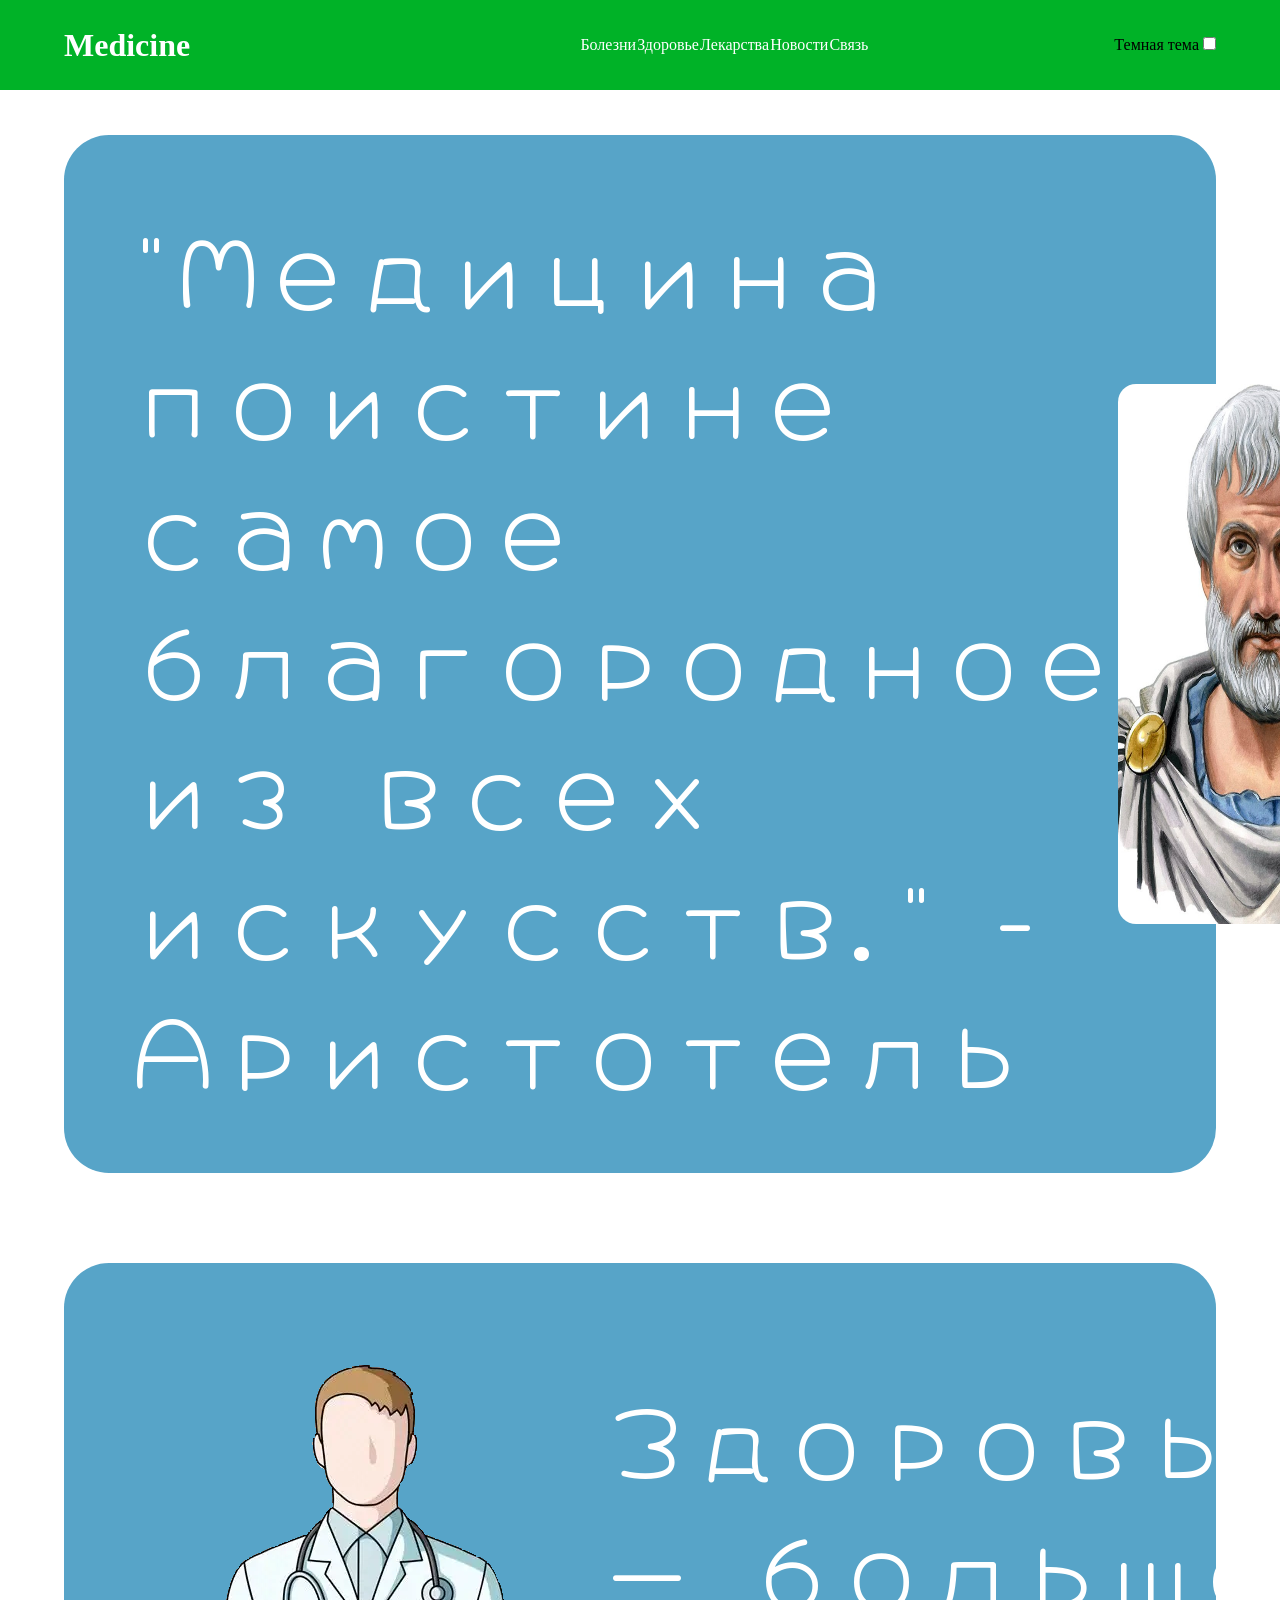
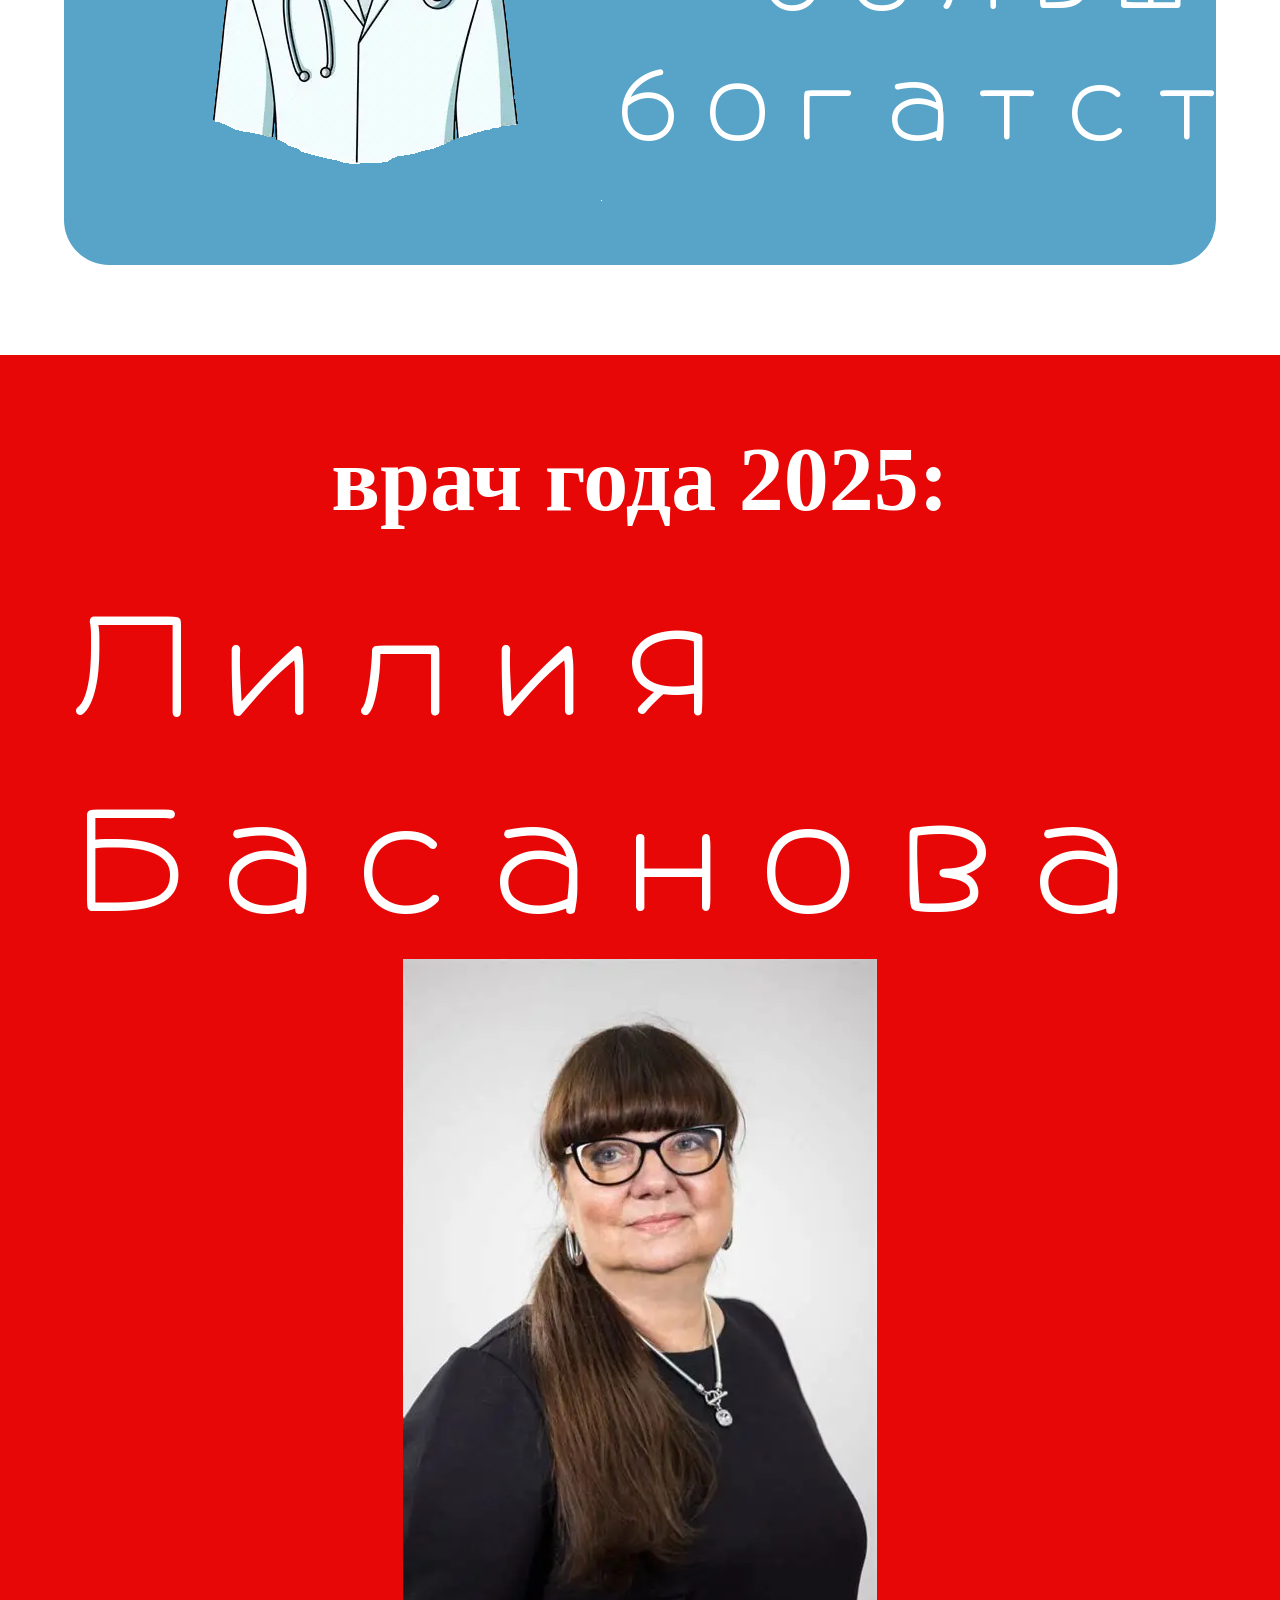
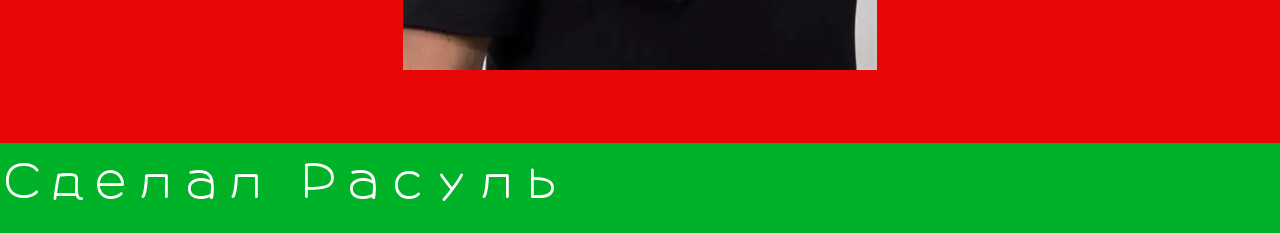
<file: index.html>
<!DOCTYPE html>
<html lang="en">

<head>
    <style>

        @import url('https://fonts.googleapis.com/css2?family=DotGothic16&family=Hachi+Maru+Pop&family=Pacifico&family=Rubik+Mono+One&family=Rubik+Spray+Paint&family=Stick&display=swap');

        /* темная тема */
        #theme:checked~p {
            color: black;
        }
        #theme:checked~main {
            background-color: black;
        }
    </style>
    <meta charset="UTF-8">
    <meta name="viewport" content="width=device-width, initial-scale=1.0">
    <title>Medicine</title>
    <link rel="stylesheet" href="style.css">
</head>

<body>
    <header>
        <h1>Medicine</h1>
        <ul>
            <a href="bolezni.html">
                <li>Болезни</li>
            </a>
            <a href="health.html">
                <li>Здоровье</li>
            </a>
            <a href="medicines.html">
                <li>Лекарства</li>
            </a>
            <a href="news.html">
                <li>Новости</li>
            </a>
            <a href="feedback.html">
                <li>Связь</li>
            </a>
        </ul>
        <div>
            <label for="theme">Темная тема</label>
            <input type="checkbox" id="theme" class="theme">
        </div>
        <div class="burger">
            <span></span>
            <span></span>
            <span></span>
        </div>
    </header>
    <main>
        <article class="AristotelArticle">
            <div class="AristotelArticleDiv">
                <p>"Медицина поистине
                    самое благородное
                    из всех искусств." - Аристотель</p>
            </div>
            <img src="aristotel-2.jpg" alt="" class="aristotel">
        </article>
        <article class="LekarArticle">
            <img src="lekar.png" alt="" class="Lekar">
            <div class="LekarArticleDiv">
                <p>Здоровье —
                    большее богатство</p>
            </div>
        </article>
        <article class="Year">
            <h2>врач года 2025:</h2>
            <p>Лилия Басанова</p>
            <img src="vrachgoda.png" alt="">
        </article>
    </main>
    <footer>
        <p>Сделал Расуль</p>
    </footer>
    <script src="script.js"></script>
</body>

</html>
</file>
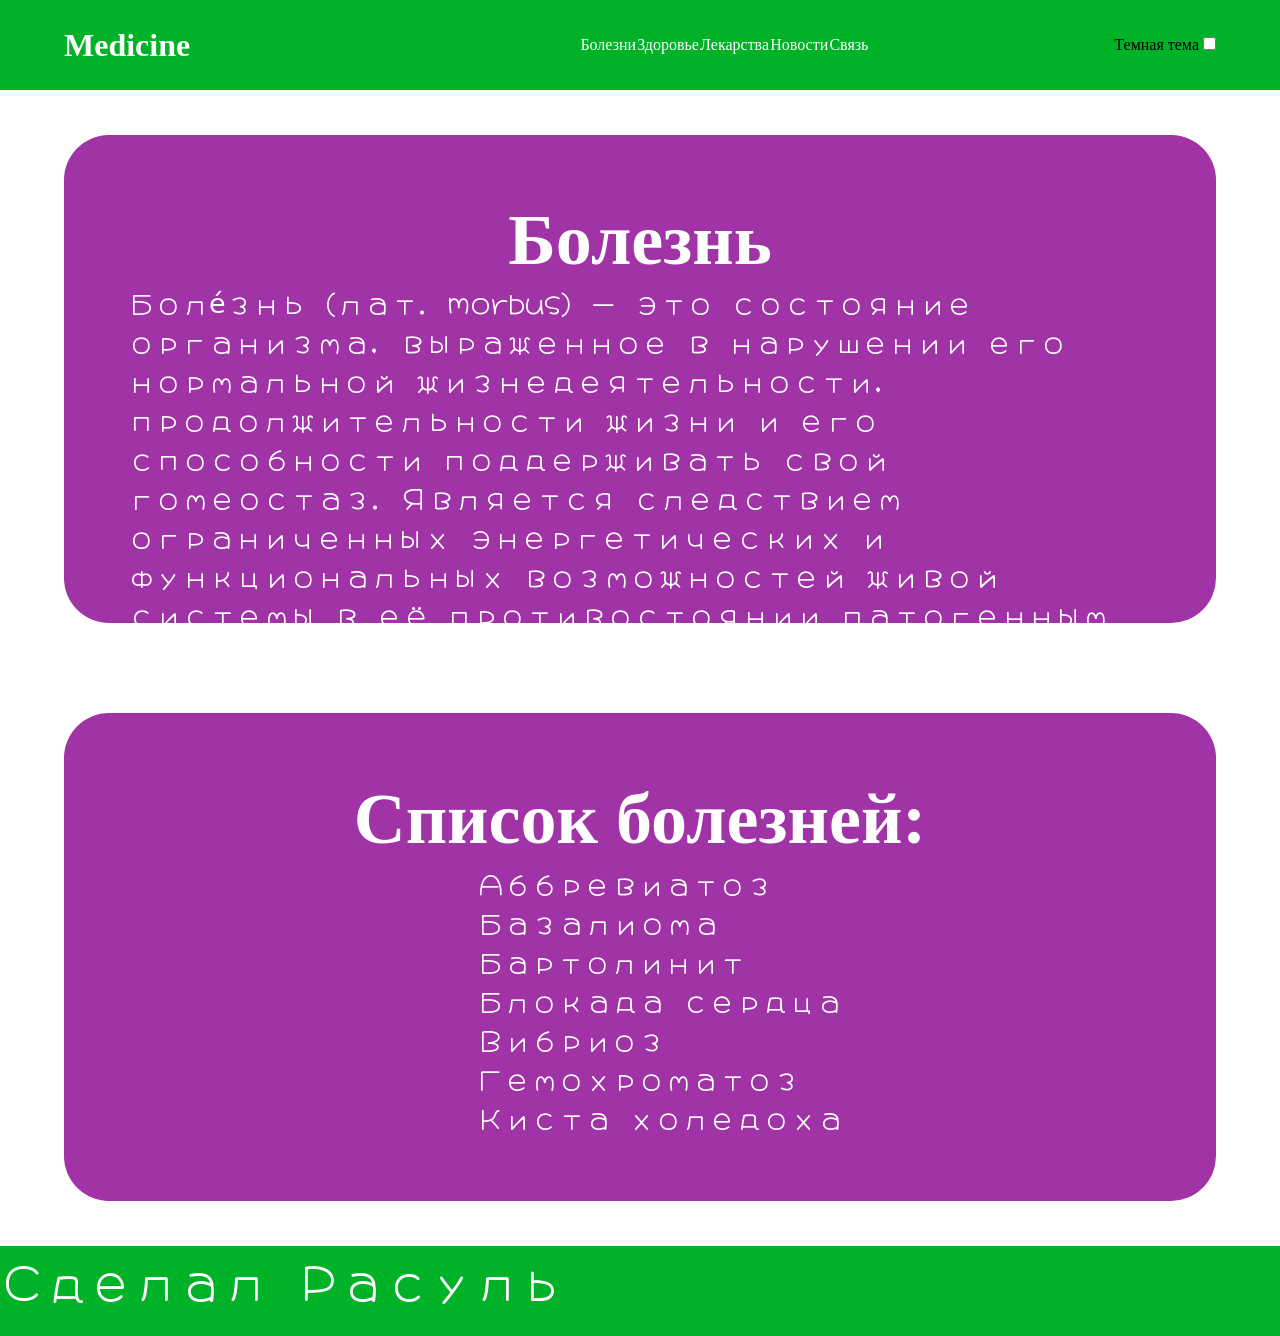
<file: bolezni.html>
<!DOCTYPE html>
<html lang="en">
<head>
    <style>
@import url('https://fonts.googleapis.com/css2?family=DotGothic16&family=Hachi+Maru+Pop&family=Pacifico&family=Rubik+Mono+One&family=Rubik+Spray+Paint&family=Stick&display=swap');
</style>
    <meta charset="UTF-8">
    <meta name="viewport" content="width=device-width, initial-scale=1.0">
    <title>Medicine</title>
    <link rel="stylesheet" href="style.css">
</head>
<body>
    <header>
        <h1>Medicine</h1>
        <ul>
            <a href="bolezni.html"><li>Болезни</li></a>
            <a href="health.html"><li>Здоровье</li></a>
            <a href="medicines.html"><li>Лекарства</li></a>
            <a href="news.html"><li>Новости</li></a>
            <a href="feedback.html"><li>Связь</li></a>
        </ul>
        <div>
            <label for="theme">Темная тема</label>
            <input type="checkbox" id="theme" class="theme">
        </div>
        <div class="burger">
            <span></span>
            <span></span>
            <span></span>
        </div>
    </header>
    <main>
        <article class = "bolezniArticle">
            <h2>Болезнь</h2>
            <p class="boleznip">Боле́знь (лат. morbus) — это состояние организма, выраженное в нарушении его нормальной жизнедеятельности, продолжительности жизни и его способности поддерживать свой гомеостаз. Является следствием ограниченных энергетических и функциональных возможностей живой системы в её противостоянии патогенным факторам.</p>
        </article>
        <article class = "bolezniArticle">
            <h2>Список болезней:</h2>
            <ol class = "bolezniOl">
                <li class="boleznili">Аббревиатоз</li>
                <li class="boleznili">Базалиома</li>
                <li class="boleznili">Бартолинит</li>
                <li class="boleznili">Блокада сердца</li>
                <li class="boleznili">Вибриоз</li>
                <li class="boleznili">Гемохроматоз</li>
                <li class="boleznili">Киста холедоха</li>
            </ol>
        </article>
    </main>
    <footer>
        <p>Сделал Расуль</p>
    </footer>
    <script src = "script.js"></script>
</body>
</html>
</file>
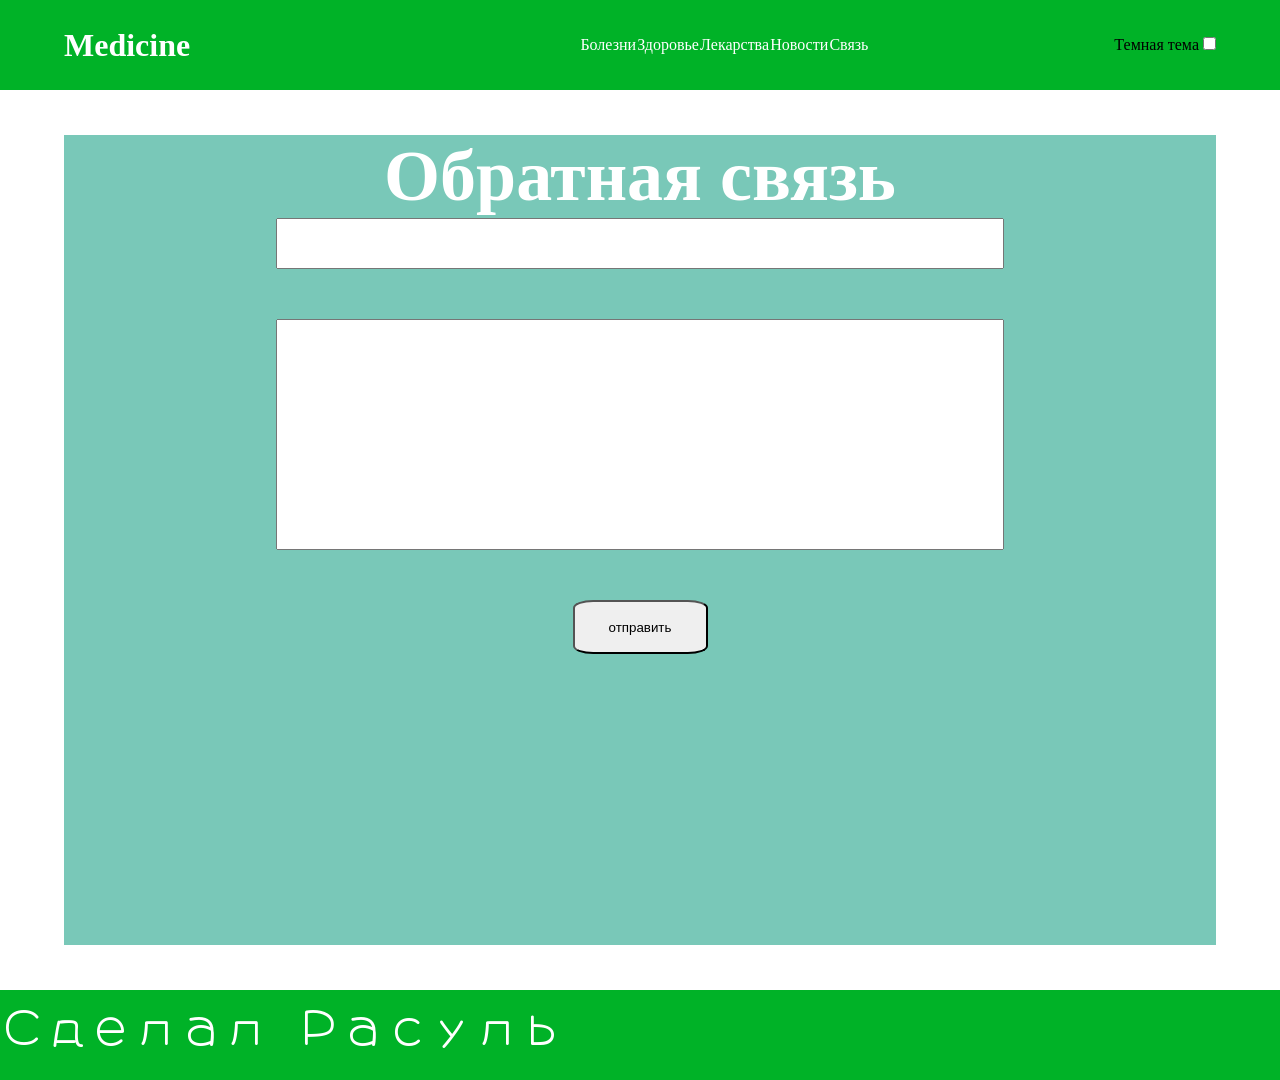
<file: feedback.html>
<!DOCTYPE html>
<html lang="en">
<head>
    <style>
@import url('https://fonts.googleapis.com/css2?family=DotGothic16&family=Hachi+Maru+Pop&family=Pacifico&family=Rubik+Mono+One&family=Rubik+Spray+Paint&family=Stick&display=swap');
</style>
    <meta charset="UTF-8">
    <meta name="viewport" content="width=device-width, initial-scale=1.0">
    <title>Medicine</title>
    <link rel="stylesheet" href="style.css">
</head>
<body>
    <header>
        <h1>Medicine</h1>
        <ul>
            <a href="bolezni.html"><li>Болезни</li></a>
            <a href="health.html"><li>Здоровье</li></a>
            <a href="medicines.html"><li>Лекарства</li></a>
            <a href="news.html"><li>Новости</li></a>
            <a href="feedback.html"><li>Связь</li></a>
        </ul>
        <div>
            <label for="theme">Темная тема</label>
            <input type="checkbox" id="theme" class="theme">
        </div>
        <div class="burger">
            <span></span>
            <span></span>
            <span></span>
        </div>
    </header>
    <main>
        <article class="feedback">
            <h2>Обратная связь</h2>
            <form action="" class="feedbackForm">
                <input type="text" class="input1">
                <input type="text" class="input2">
                <button type="submit" class="feedbackButton">отправить</button>
            </form>
        </article>
    </main>
    <footer>
        <p>Сделал Расуль</p>
    </footer>
    <script src = "script.js"></script>
</body>
</file>
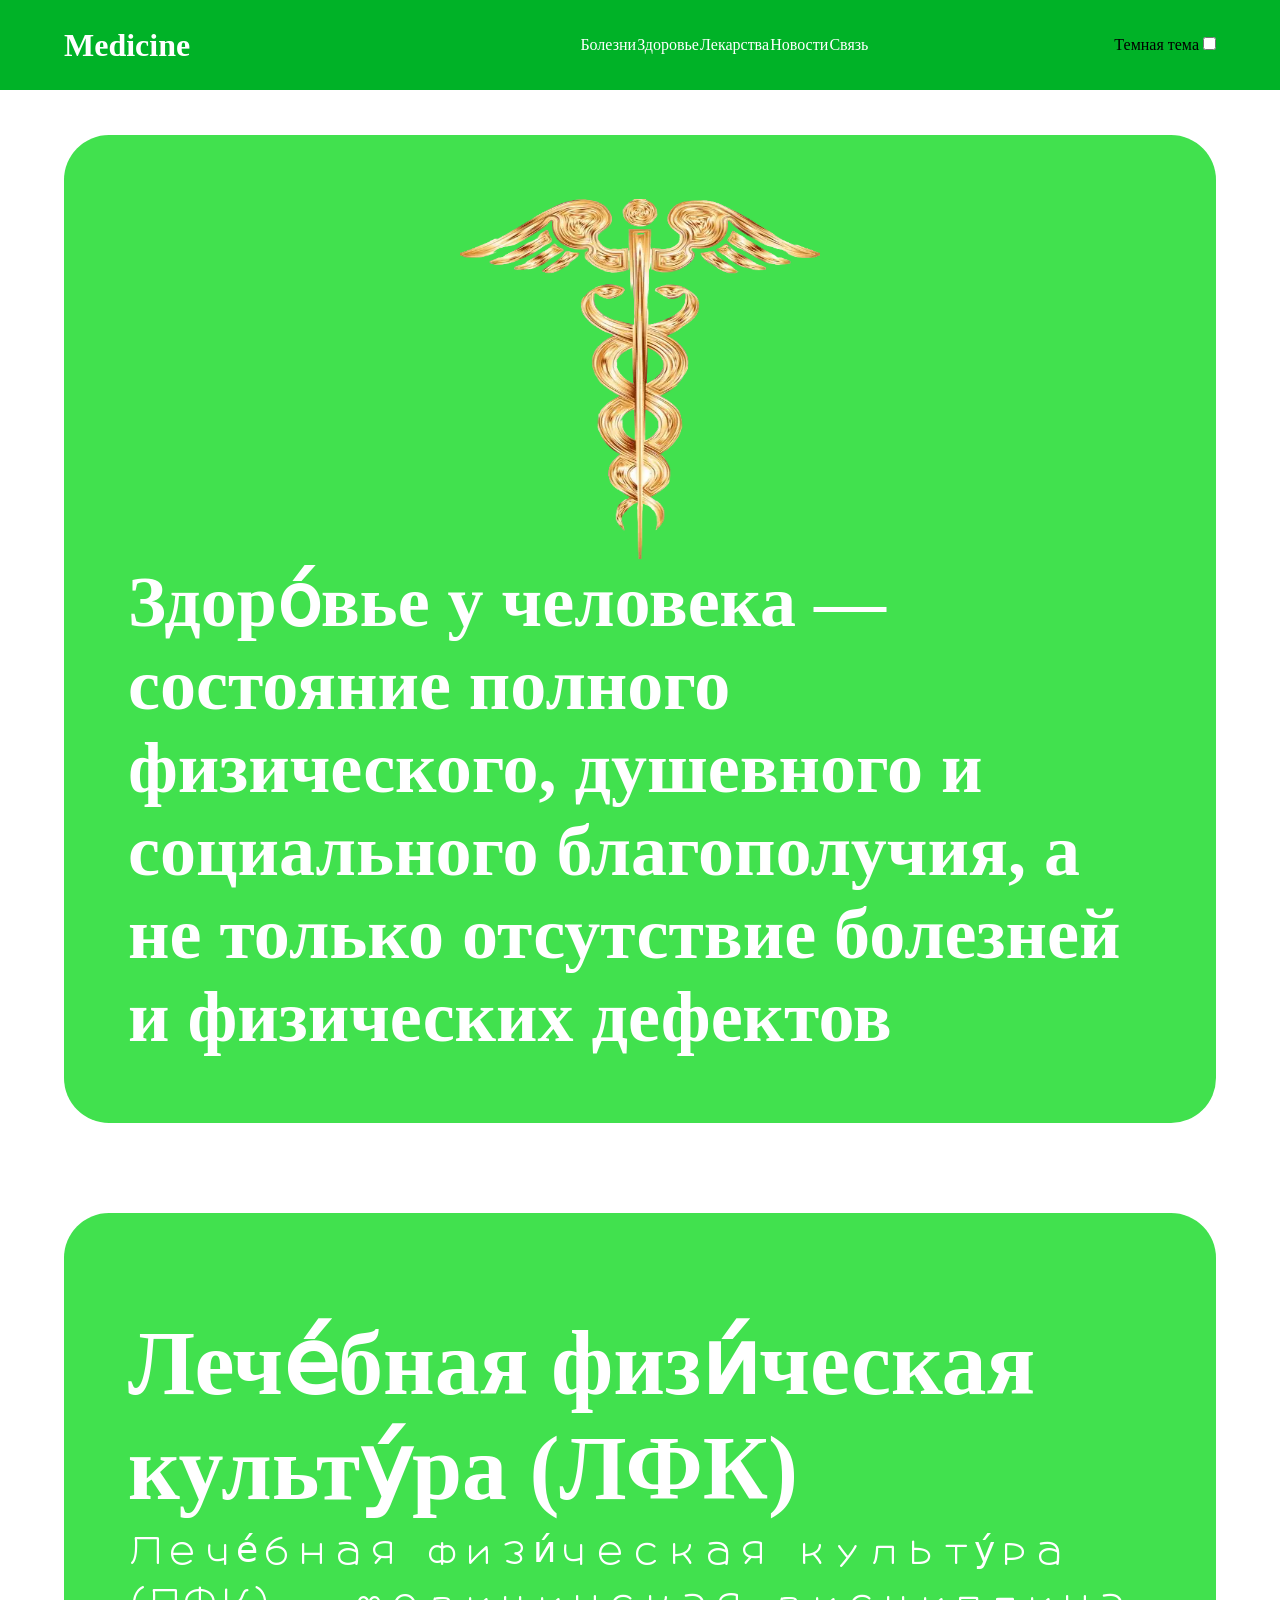
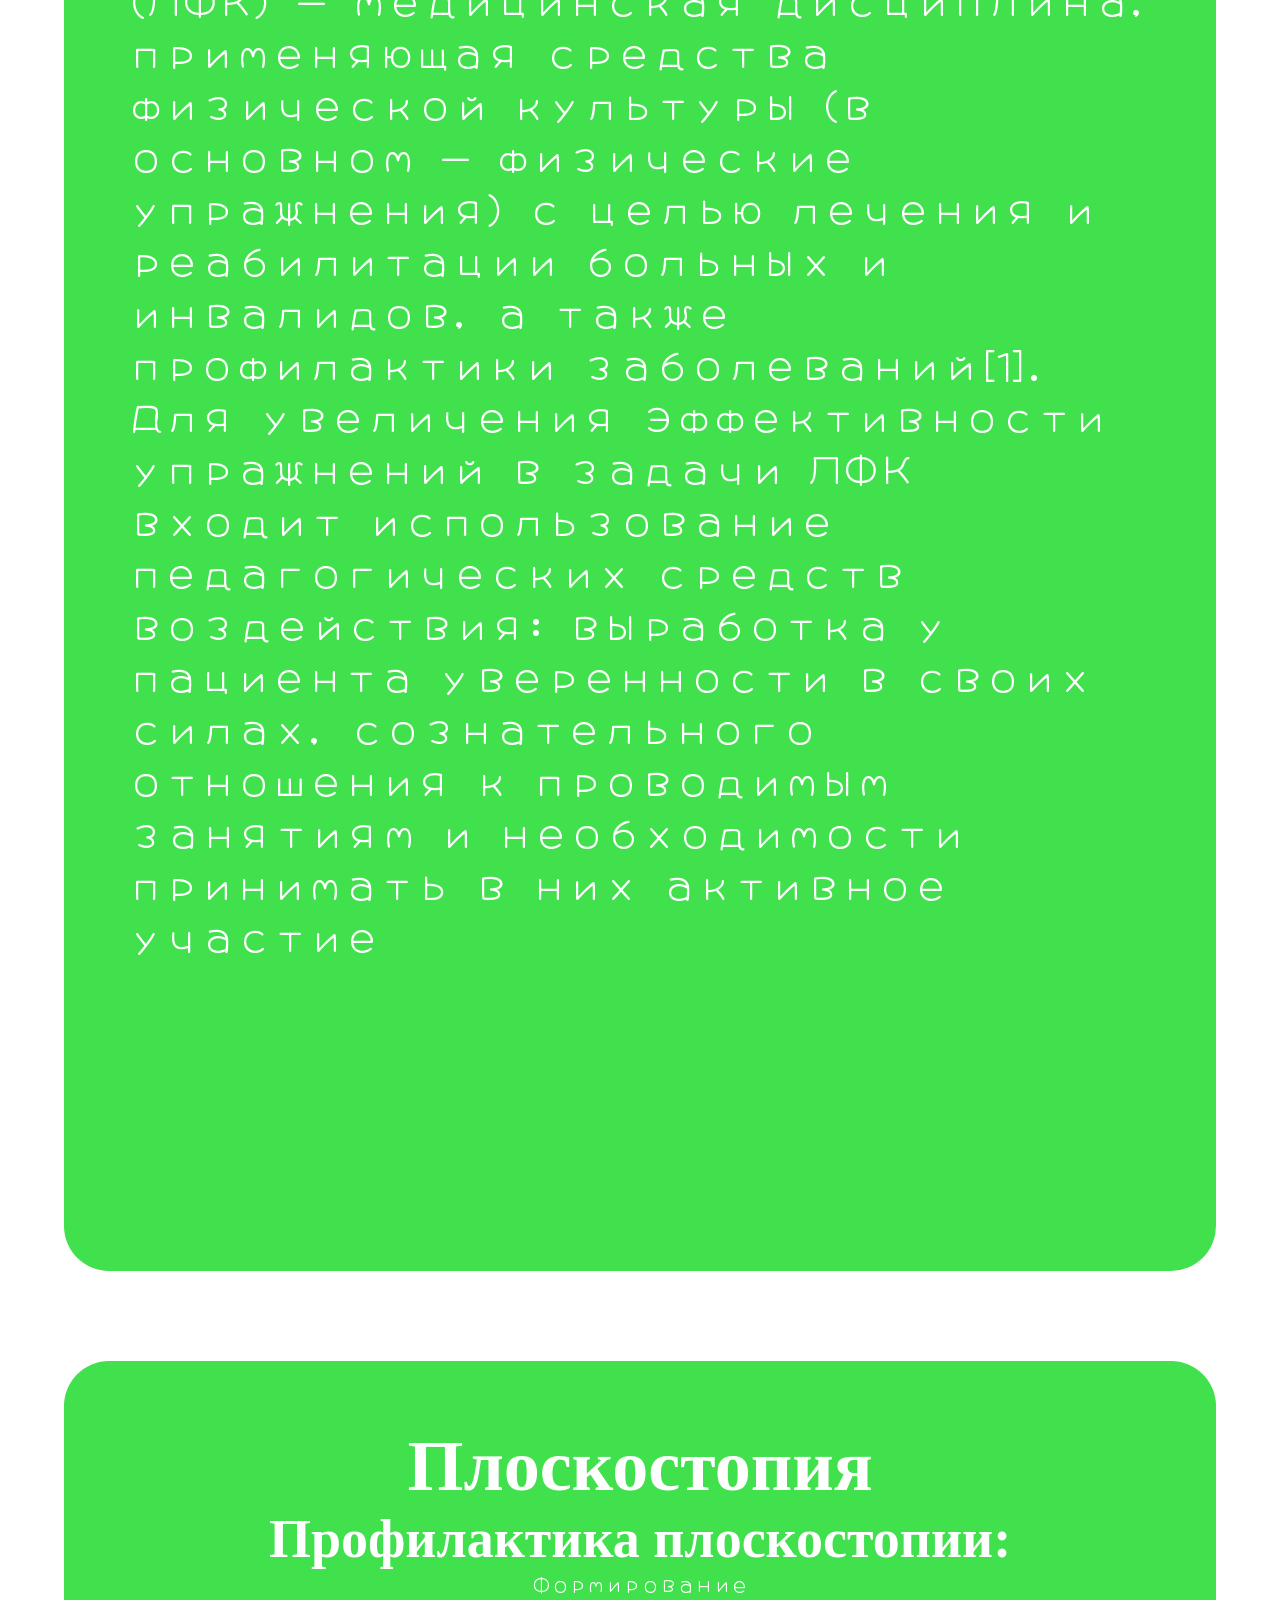
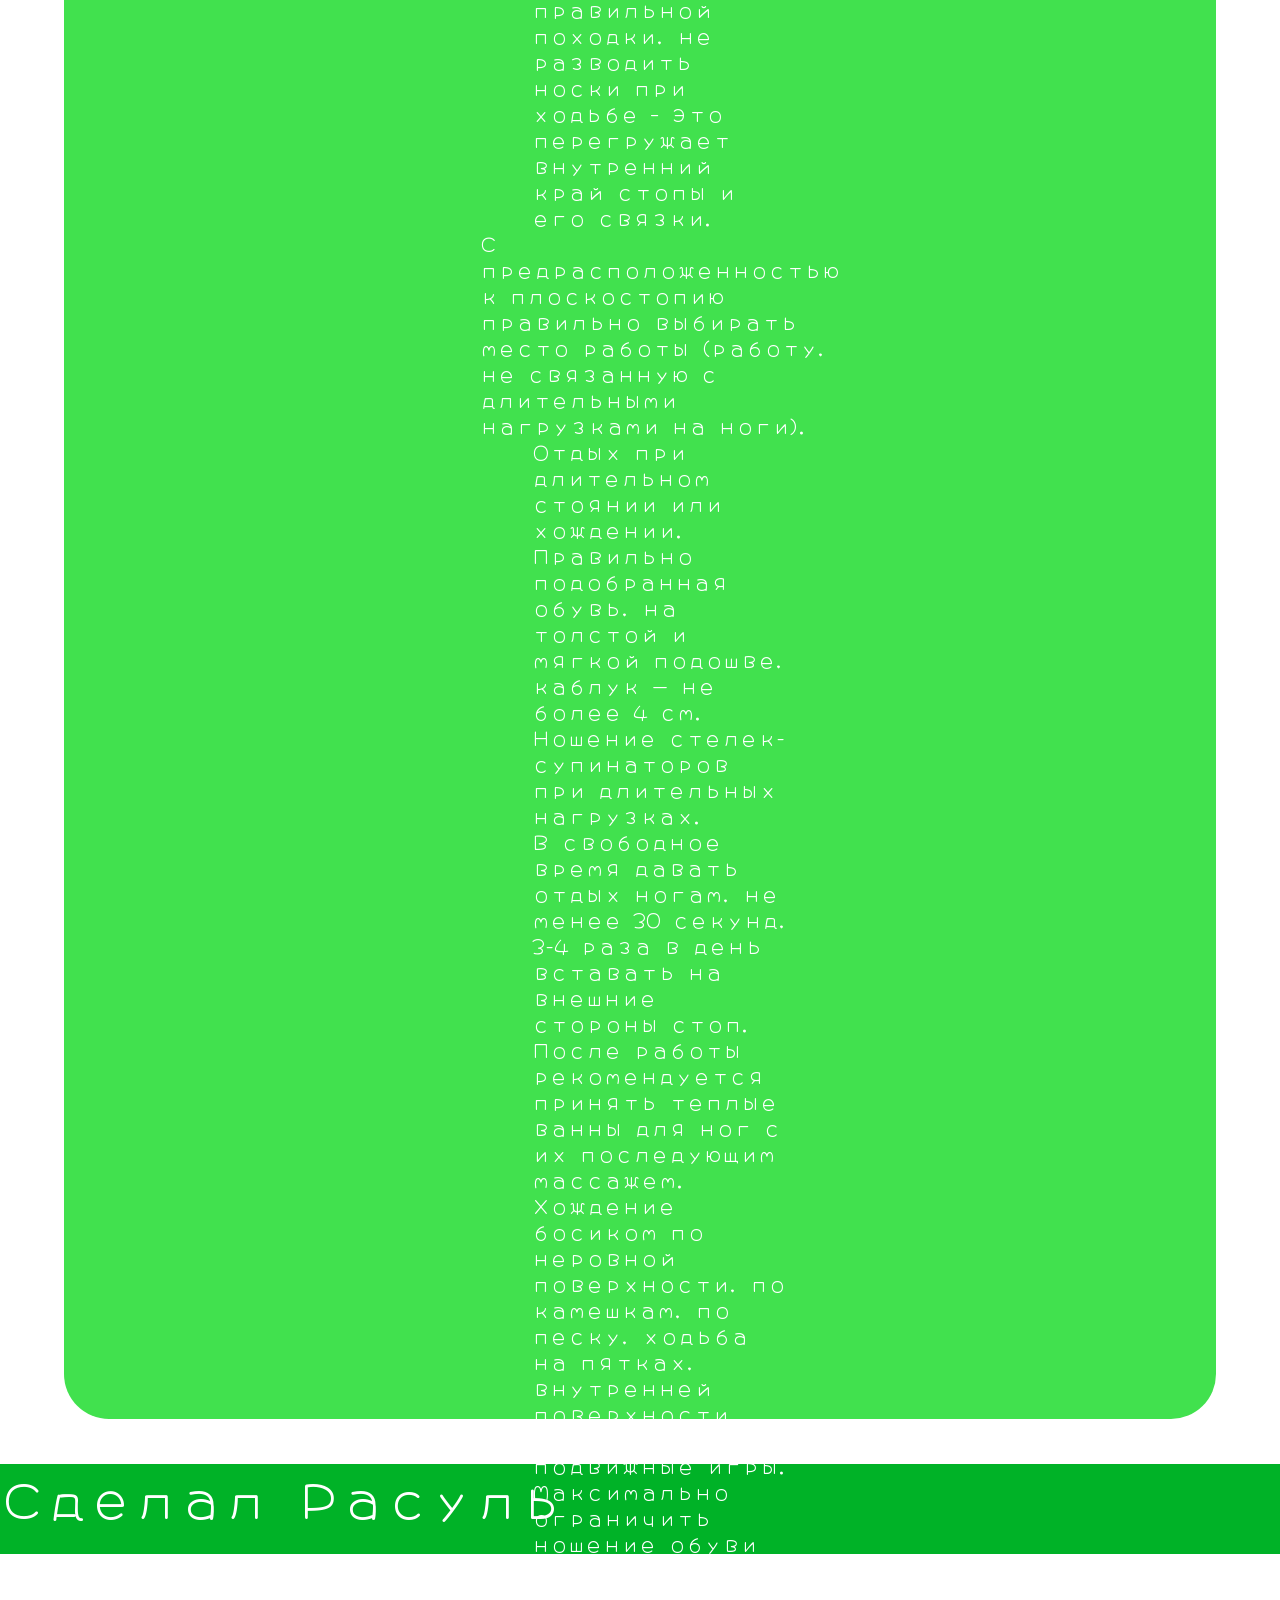
<file: health.html>
<!DOCTYPE html>
<html lang="en">
<head>
    <style>
@import url('https://fonts.googleapis.com/css2?family=DotGothic16&family=Hachi+Maru+Pop&family=Pacifico&family=Rubik+Mono+One&family=Rubik+Spray+Paint&family=Stick&display=swap');
</style>
    <meta charset="UTF-8">
    <meta name="viewport" content="width=device-width, initial-scale=1.0">
    <title>Medicine</title>
    <link rel="stylesheet" href="style.css">
</head>
<body>
    <header>
        <h1>Medicine</h1>
        <ul>
            <a href="bolezni.html"><li>Болезни</li></a>
            <a href="health.html"><li>Здоровье</li></a>
            <a href="medicines.html"><li>Лекарства</li></a>
            <a href="news.html"><li>Новости</li></a>
            <a href="feedback.html"><li>Связь</li></a>
        </ul>
        <div>
            <label for="theme">Темная тема</label>
            <input type="checkbox" id="theme" class="theme">
        </div>
        <div class="burger">
            <span></span>
            <span></span>
            <span></span>
        </div>
    </header>
    <main>
        <article class="PosoxArticle">
            <img src="posox.png" alt="" class="Posox">
            <h2>Здоро́вье у человека — состояние полного физического, душевного и социального благополучия, а не только отсутствие болезней и физических дефектов</h2>
        </article>
        <article class="GimnastikaArticle">
            <div class="GimnastikaDiv">
            <h2>Лече́бная физи́ческая культу́ра (ЛФК)</h2>
            <p>Лече́бная физи́ческая культу́ра (ЛФК) — медицинская дисциплина, применяющая средства физической культуры (в основном — физические упражнения) с целью лечения и реабилитации больных и инвалидов, а также профилактики заболеваний[1]. Для увеличения эффективности упражнений в задачи ЛФК входит использование педагогических средств воздействия: выработка у пациента уверенности в своих силах, сознательного отношения к проводимым занятиям и необходимости принимать в них активное участие</p>
            </div>
            <video src=""></video>
        </article>
        <article class="PloskoArtickle">
            <h2>Плоскостопия</h2>
            <h3>Профилактика плоскостопии:</h3>
            <ul class="PloskoUl">
                <li class="healthli">Формирование правильной походки, не разводить носки при ходьбе – это перегружает внутренний край стопы и его связки.</li>
                <li class="healthli">С предрасположенностью к плоскостопию правильно выбирать место работы (работу, не связанную с длительными нагрузками на ноги).</li>
                <li class="healthli">Отдых при длительном стоянии или хождении.</li>
                <li class="healthli">Правильно подобранная обувь, на толстой и мягкой подошве, каблук — не более 4 см.</li>
                <li class="healthli">Ношение стелек-супинаторов при длительных нагрузках.</li>
                <li class="healthli">В свободное время давать отдых ногам, не менее 30 секунд, 3-4 раза в день вставать на внешние стороны стоп.</li>
                <li class="healthli">После работы рекомендуется принять теплые ванны для ног с их последующим массажем.</li>
                <li class="healthli">Хождение босиком по неровной поверхности, по камешкам, по песку, ходьба на пятках, внутренней поверхности стоп, цыпочках, подвижные игры.</li>
                <li class="healthli">Максимально ограничить ношение обуви на высоком каблуке.</li>
                <li class="healthli">Правильно дозировать физическую нагрузку, избегать чрезмерных нагрузок</li>
            </ul>
            <video src=""></video>
        </article>
    </main>
    <footer>
        <p>Сделал Расуль</p>
    </footer>
    <script src = "script.js"></script>
</body>
</html>
</file>
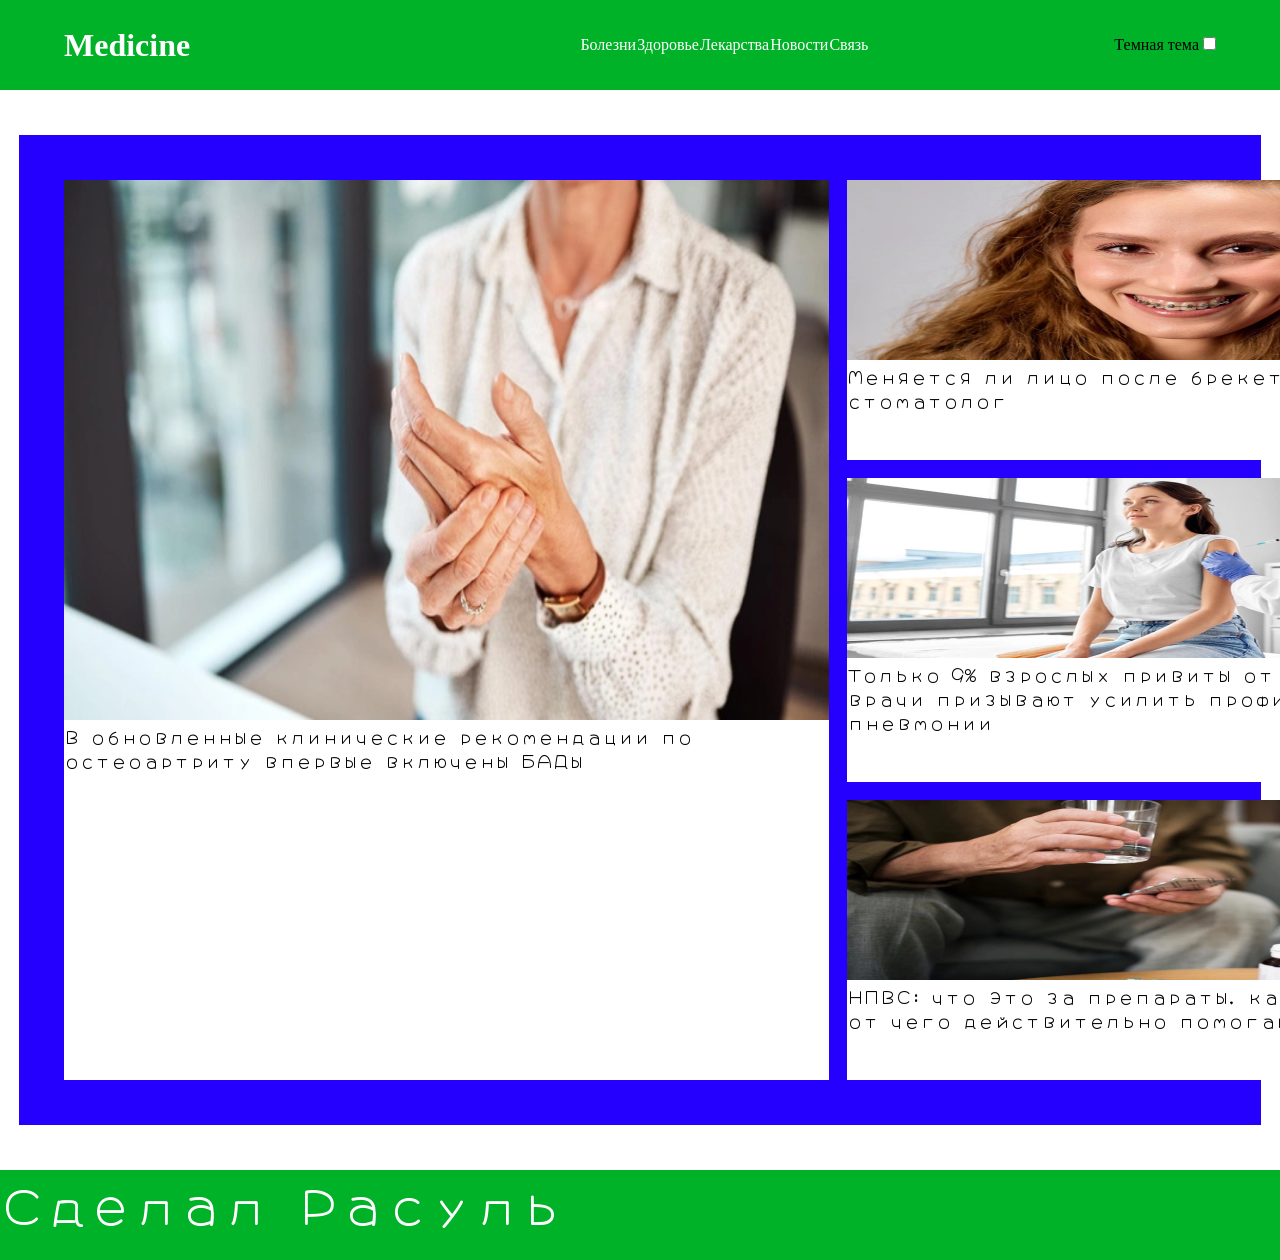
<file: news.html>
<!DOCTYPE html>
<html lang="en">
<head>
    <style>
@import url('https://fonts.googleapis.com/css2?family=DotGothic16&family=Hachi+Maru+Pop&family=Pacifico&family=Rubik+Mono+One&family=Rubik+Spray+Paint&family=Stick&display=swap');
</style>
    <meta charset="UTF-8">
    <meta name="viewport" content="width=device-width, initial-scale=1.0">
    <title>Medicine</title>
    <link rel="stylesheet" href="style.css">
</head>
<body>
    <header>
        <h1>Medicine</h1>
        <ul>
            <a href="bolezni.html"><li>Болезни</li></a>
            <a href="health.html"><li>Здоровье</li></a>
            <a href="medicines.html"><li>Лекарства</li></a>
            <a href="news.html"><li>Новости</li></a>
            <a href="feedback.html"><li>Связь</li></a>
        </ul>
        <div>
            <label for="theme">Темная тема</label>
            <input type="checkbox" id="theme" class="theme">
        </div>
        <div class="burger">
            <span></span>
            <span></span>
            <span></span>
        </div>
    </header>
    <main class="NewsMain">
        <article class="NewsGrid">
            <a href="news1.html" class="newsaa1">
                <div class="newsa1">
                        <img src="news1png.png" alt="новость1" class="newsimg1">
                        <p class="newsP">В обновленные клинические рекомендации по остеоартриту впервые включены БАДы</p>
                </div>
            </a>
            <a href="news2.html" class="newsaa2">
                <div class="newsa2">
                        <img src="news2png.png" alt="новость2" class="newsimg2">
                        <p class="newsP">Меняется ли лицо после брекетов? Объясняет стоматолог</p>
                </div>
            </a>
            <a href="news3.html" class="newsaa3">
                <div class="newsa3">
                        <img src="news3png.png" alt="новость3" class="newsimg3">
                        <p class="newsP">Только 9% взрослых привиты от пневмококка: врачи призывают усилить профилактику пневмонии</p>
                </div>
            </a>
            <a href="news4.html" class="newsaa4">
                <div class="newsa4">
                        <img src="news4png.png" alt="новость4" class="newsimg4">
                        <p class="newsP">НПВС: что это за препараты, как они работают и от чего действительно помогают</p>
                </div>
            </a>
        </article>
    </main>
    <footer>
        <p>Сделал Расуль</p>
    </footer>
    <script src = "script.js"></script>
</body>
</html>
</file>
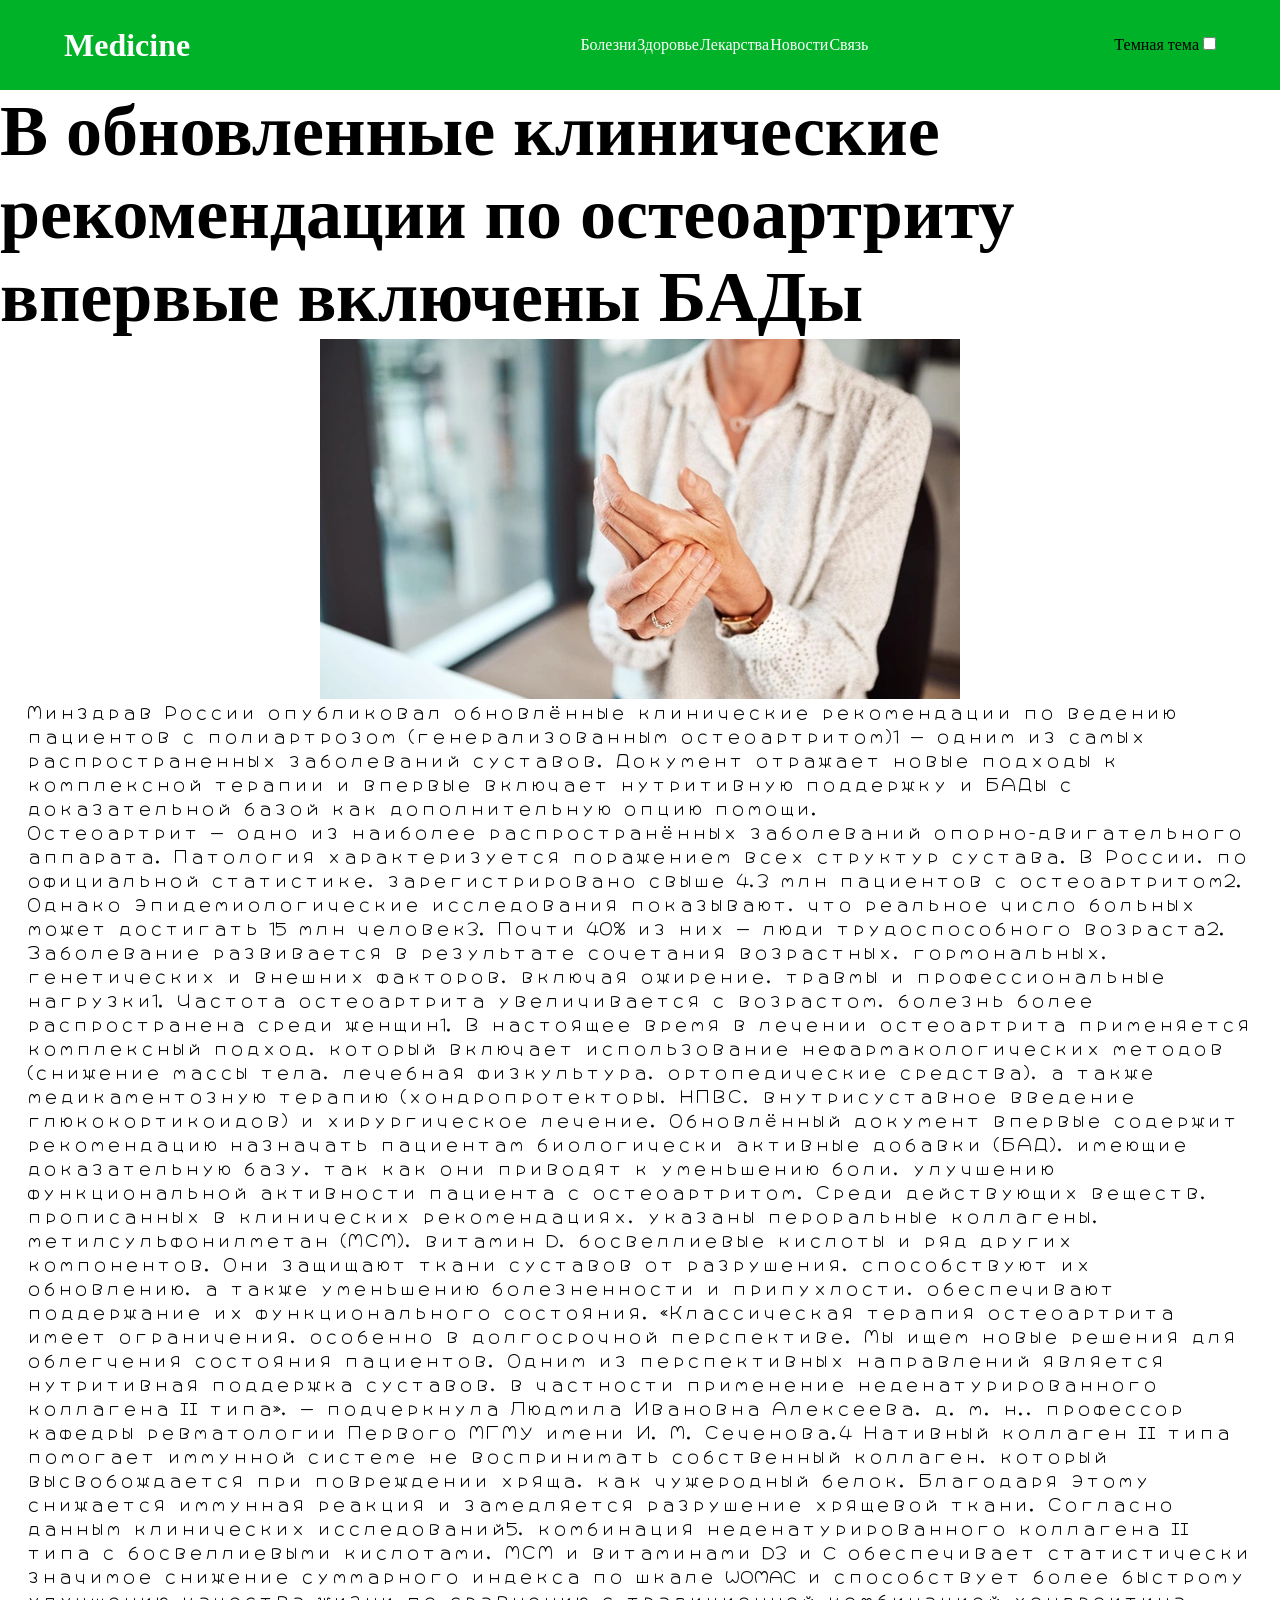
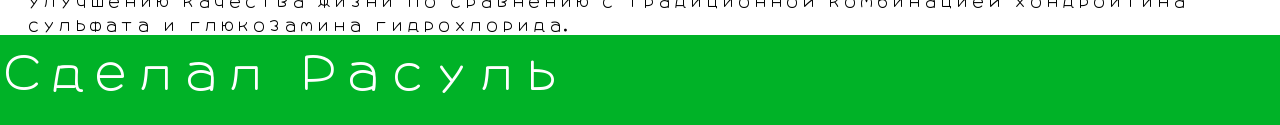
<file: news1.html>
<!DOCTYPE html>
<html lang="en">
<head>
    <style>
@import url('https://fonts.googleapis.com/css2?family=DotGothic16&family=Hachi+Maru+Pop&family=Pacifico&family=Rubik+Mono+One&family=Rubik+Spray+Paint&family=Stick&display=swap');
</style>
    <meta charset="UTF-8">
    <meta name="viewport" content="width=device-width, initial-scale=1.0">
    <title>Новость 1</title>
    <link rel="stylesheet" href="style.css">
</head>
<body>
    <header class="newsheader">
        <h1>Medicine</h1>
        <ul>
            <a href="bolezni.html"><li>Болезни</li></a>
            <a href="health.html"><li>Здоровье</li></a>
            <a href="medicines.html"><li>Лекарства</li></a>
            <a href="news.html"><li>Новости</li></a>
            <a href="feedback.html"><li>Связь</li></a>
        </ul>
        <div>
            <label for="theme">Темная тема</label>
            <input type="checkbox" id="theme" class="theme">
        </div>
        <div class="burger">
            <span></span>
            <span></span>
            <span></span>
        </div>
    </header>
    <main class="newsmain">
        <h2 class="h2black">В обновленные клинические рекомендации по остеоартриту впервые включены БАДы</h2>
        <img src="news1png.png" alt="">
        <p class="pblack">Минздрав России опубликовал обновлённые клинические рекомендации по ведению пациентов с полиартрозом (генерализованным остеоартритом)1 — одним из самых распространенных заболеваний суставов. Документ отражает новые подходы к комплексной терапии и впервые включает нутритивную поддержку и БАДы с доказательной базой как дополнительную опцию помощи.</p>
        <p class="pblack">Остеоартрит — одно из наиболее распространённых заболеваний опорно-двигательного аппарата. Патология характеризуется поражением всех структур сустава. В России, по официальной статистике, зарегистрировано свыше 4,3 млн пациентов с остеоартритом2. Однако эпидемиологические исследования показывают, что реальное число больных может достигать 15 млн человек3. Почти 40% из них — люди трудоспособного возраста2.

Заболевание развивается в результате сочетания возрастных, гормональных, генетических и внешних факторов, включая ожирение, травмы и профессиональные нагрузки1. Частота остеоартрита увеличивается с возрастом, болезнь более распространена среди женщин1.

В настоящее время в лечении остеоартрита применяется комплексный подход, который включает использование нефармакологических методов (снижение массы тела, лечебная физкультура, ортопедические средства), а также медикаментозную терапию (хондропротекторы, НПВС, внутрисуставное введение глюкокортикоидов) и хирургическое лечение.

Обновлённый документ впервые содержит рекомендацию назначать пациентам биологически активные добавки (БАД), имеющие доказательную базу, так как они приводят к уменьшению боли, улучшению функциональной активности пациента с остеоартритом. Среди действующих веществ, прописанных в клинических рекомендациях, указаны пероральные коллагены, метилсульфонилметан (МСМ), витамин D, босвеллиевые кислоты и ряд других компонентов.

Они защищают ткани суставов от разрушения, способствуют их обновлению, а также уменьшению болезненности и припухлости, обеспечивают поддержание их функционального состояния.   

«Классическая терапия остеоартрита имеет ограничения, особенно в долгосрочной перспективе. Мы ищем новые решения для облегчения состояния пациентов. Одним из перспективных направлений является нутритивная поддержка суставов, в частности применение неденатурированного коллагена II типа», — подчеркнула Людмила Ивановна Алексеева, д. м. н., профессор кафедры ревматологии Первого МГМУ имени И. М. Сеченова.4

Нативный коллаген II типа помогает иммунной системе не воспринимать собственный коллаген, который высвобождается при повреждении хряща, как чужеродный белок. Благодаря этому снижается иммунная реакция и замедляется разрушение хрящевой ткани.

Согласно данным клинических исследований5, комбинация неденатурированного коллагена II типа с босвеллиевыми кислотами, МСМ и витаминами D3 и C обеспечивает статистически значимое снижение суммарного индекса по шкале WOMAC и способствует более быстрому улучшению качества жизни по сравнению с традиционной комбинацией хондроитина сульфата и глюкозамина гидрохлорида.</p>
    </main>
    <footer>
        <p>Сделал Расуль</p>
    </footer>
    <script src = "script.js"></script>
</body>
</html>
</file>
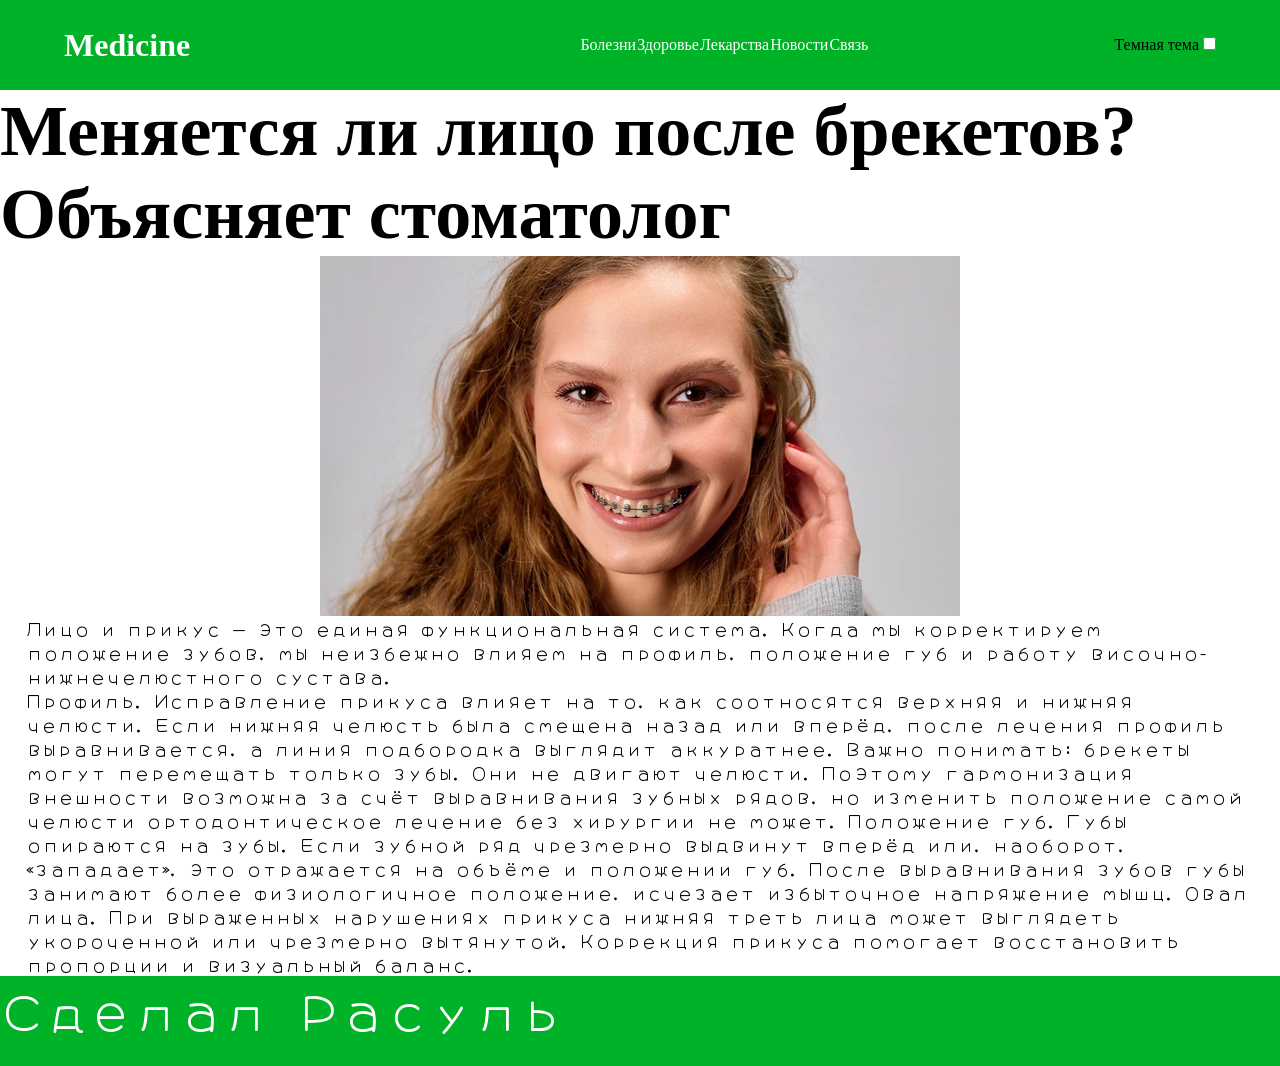
<file: news2.html>
<!DOCTYPE html>
<html lang="en">
<head>
    <style>
@import url('https://fonts.googleapis.com/css2?family=DotGothic16&family=Hachi+Maru+Pop&family=Pacifico&family=Rubik+Mono+One&family=Rubik+Spray+Paint&family=Stick&display=swap');
</style>
    <meta charset="UTF-8">
    <meta name="viewport" content="width=device-width, initial-scale=1.0">
    <title>Новость 2</title>
    <link rel="stylesheet" href="style.css">
</head>
<body>
    <header>
        <h1>Medicine</h1>
        <ul>
            <a href="bolezni.html"><li>Болезни</li></a>
            <a href="health.html"><li>Здоровье</li></a>
            <a href="medicines.html"><li>Лекарства</li></a>
            <a href="news.html"><li>Новости</li></a>
            <a href="feedback.html"><li>Связь</li></a>
        </ul>
        <div>
            <label for="theme">Темная тема</label>
            <input type="checkbox" id="theme" class="theme">
        </div>
        <div class="burger">
            <span></span>
            <span></span>
            <span></span>
        </div>
    </header>
    <main>
        <h2 class="h2black">Меняется ли лицо после брекетов? Объясняет стоматолог</h2>
        <img src="news2png.png" alt="">
        <p class="pblack">Лицо и прикус — это единая функциональная система. Когда мы корректируем положение зубов, мы неизбежно влияем на профиль, положение губ и работу височно-нижнечелюстного сустава.</p>
        <p class="pblack">Профиль. Исправление прикуса влияет на то, как соотносятся верхняя и нижняя челюсти. Если нижняя челюсть была смещена назад или вперёд, после лечения профиль выравнивается, а линия подбородка выглядит аккуратнее.

Важно понимать: брекеты могут перемещать только зубы. Они не двигают челюсти. Поэтому гармонизация внешности возможна за счёт выравнивания зубных рядов, но изменить положение самой челюсти ортодонтическое лечение без хирургии не может.

Положение губ. Губы опираются на зубы. Если зубной ряд чрезмерно выдвинут вперёд или, наоборот, «западает», это отражается на объёме и положении губ. После выравнивания зубов губы занимают более физиологичное положение, исчезает избыточное напряжение мышц.

Овал лица. При выраженных нарушениях прикуса нижняя треть лица может выглядеть укороченной или чрезмерно вытянутой. Коррекция прикуса помогает восстановить пропорции и визуальный баланс.</p>
    </main>
    <footer>
        <p>Сделал Расуль</p>
    </footer>
    <script src = "script.js"></script>
</body>
</html>
</file>
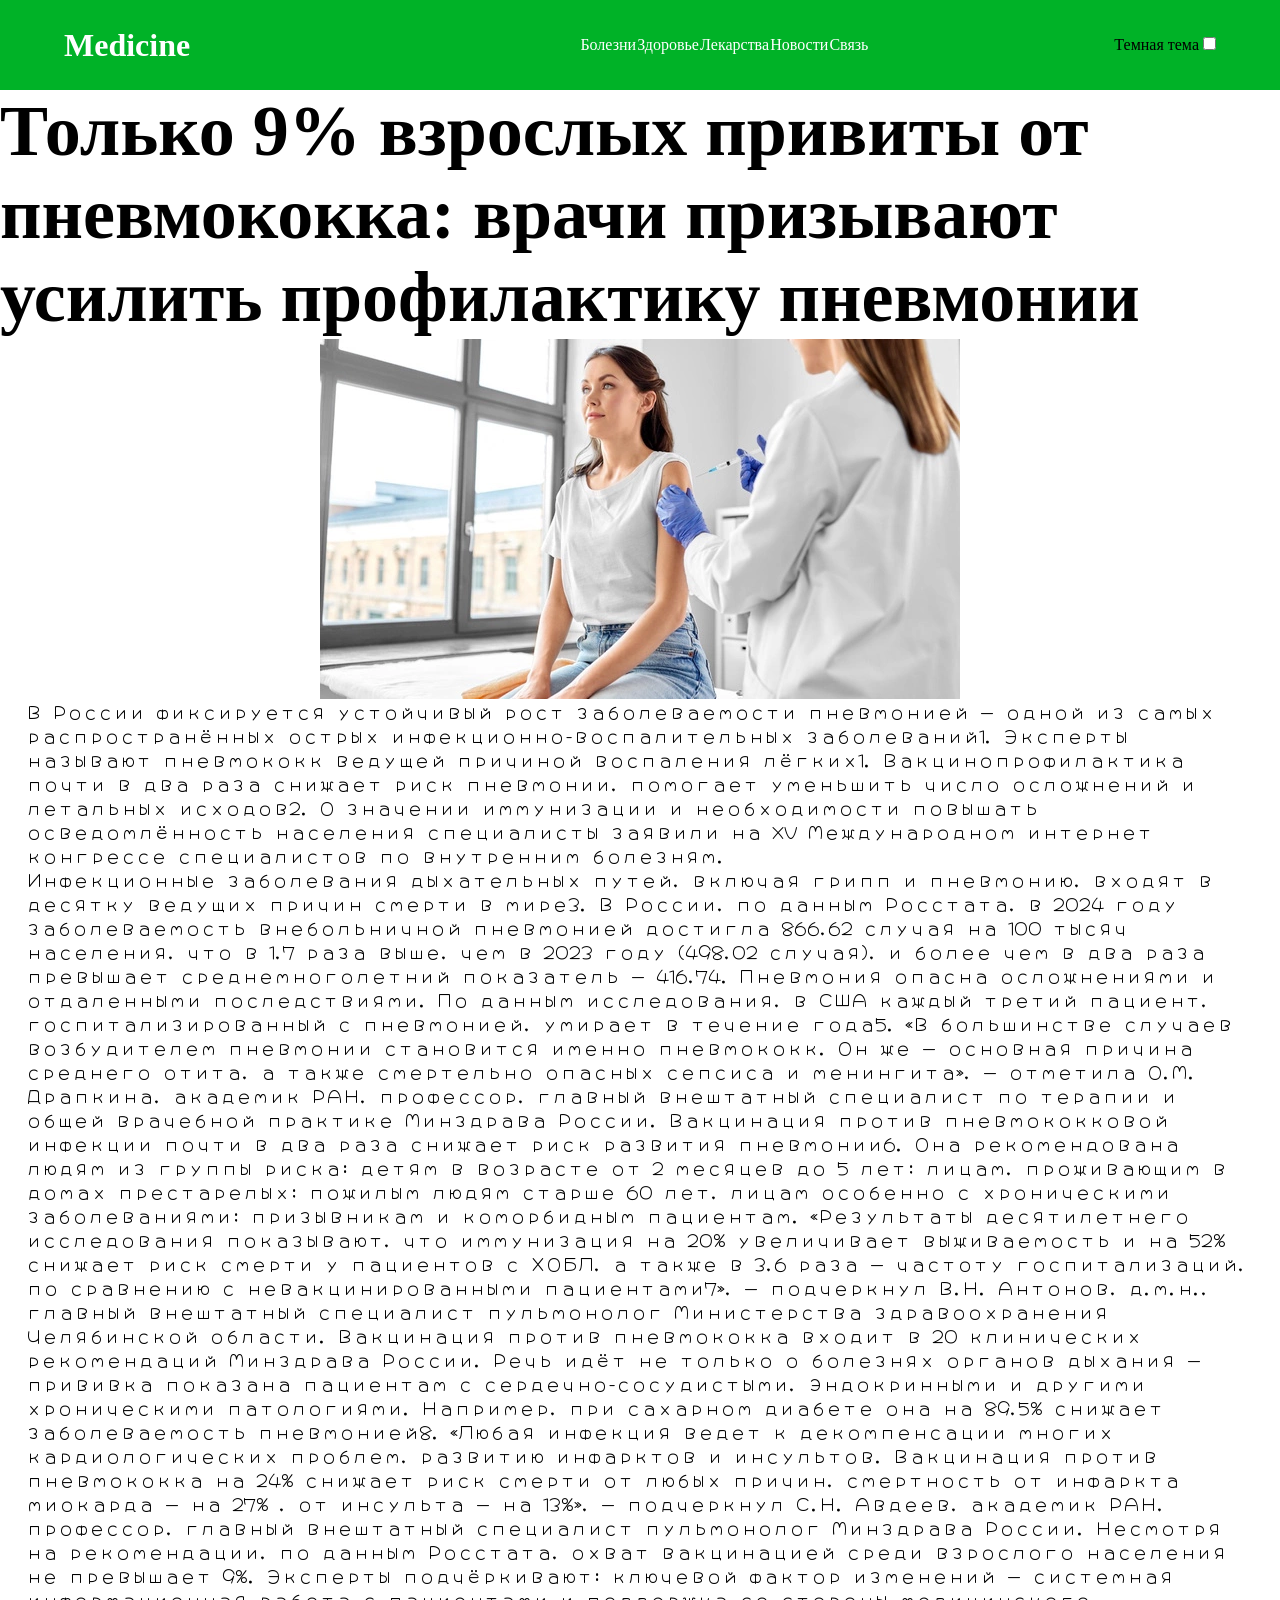
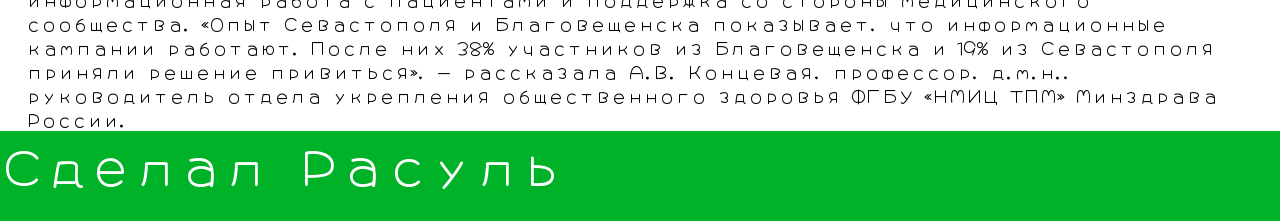
<file: news3.html>
<!DOCTYPE html>
<html lang="en">
<head>
    <style>
@import url('https://fonts.googleapis.com/css2?family=DotGothic16&family=Hachi+Maru+Pop&family=Pacifico&family=Rubik+Mono+One&family=Rubik+Spray+Paint&family=Stick&display=swap');
</style>
    <meta charset="UTF-8">
    <meta name="viewport" content="width=device-width, initial-scale=1.0">
    <title>Новость 3</title>
    <link rel="stylesheet" href="style.css">
</head>
<body>
    <header>
        <h1>Medicine</h1>
        <ul>
            <a href="bolezni.html"><li>Болезни</li></a>
            <a href="health.html"><li>Здоровье</li></a>
            <a href="medicines.html"><li>Лекарства</li></a>
            <a href="news.html"><li>Новости</li></a>
            <a href="feedback.html"><li>Связь</li></a>
        </ul>
        <div>
            <label for="theme">Темная тема</label>
            <input type="checkbox" id="theme" class="theme">
        </div>
        <div class="burger">
            <span></span>
            <span></span>
            <span></span>
        </div>
    </header>
    <main>
        <h2 class="h2black">Только 9% взрослых привиты от пневмококка: врачи призывают усилить профилактику пневмонии</h2>
        <img src="news3png.png" alt="">
        <p class="pblack">В России фиксируется устойчивый рост заболеваемости пневмонией — одной из самых распространённых острых инфекционно-воспалительных заболеваний1. Эксперты называют пневмококк ведущей причиной воспаления лёгких1. Вакцинопрофилактика почти в два раза снижает риск пневмонии, помогает уменьшить число осложнений и летальных исходов2. О значении иммунизации и необходимости повышать осведомлённость населения специалисты заявили на XV Международном интернет конгрессе специалистов по внутренним болезням.</p>
        <p class="pblack">Инфекционные заболевания дыхательных путей, включая грипп и пневмонию, входят в десятку ведущих причин смерти в мире3. В России, по данным Росстата, в 2024 году заболеваемость внебольничной пневмонией достигла 866,62 случая на 100 тысяч населения, что в 1,7 раза выше, чем в 2023 году (498,02 случая), и более чем в два раза превышает среднемноголетний показатель — 416,74.

Пневмония опасна осложнениями и отдаленными последствиями. По данным исследования, в США каждый третий пациент, госпитализированный с пневмонией, умирает в течение года5.

«В большинстве случаев возбудителем пневмонии становится именно пневмококк. Он же — основная причина среднего отита, а также смертельно опасных сепсиса и менингита», — отметила О.М. Драпкина, академик РАН, профессор, главный внештатный специалист по терапии и общей врачебной практике Минздрава России.

Вакцинация против пневмококковой инфекции почти в два раза снижает риск развития пневмонии6. Она рекомендована людям из группы риска: детям в возрасте от 2 месяцев до 5 лет; лицам, проживающим в домах престарелых; пожилым людям старше 60 лет, лицам особенно с хроническими заболеваниями; призывникам и коморбидным пациентам.

«Результаты десятилетнего исследования показывают, что иммунизация на 20% увеличивает выживаемость и на 52% снижает риск смерти у пациентов с ХОБЛ, а также  в 3,6 раза — частоту госпитализаций, по сравнению с невакцинированными пациентами7», — подчеркнул В.Н. Антонов, д.м.н., главный внештатный специалист пульмонолог Министерства здравоохранения Челябинской области.

Вакцинация против пневмококка входит в 20 клинических рекомендаций Минздрава России. Речь идёт не только о болезнях органов дыхания — прививка показана пациентам с сердечно-сосудистыми, эндокринными и другими хроническими патологиями. Например, при сахарном диабете она на 89,5% снижает заболеваемость пневмонией8.

«Любая инфекция ведет к декомпенсации многих кардиологических проблем, развитию инфарктов и инсультов. Вакцинация против пневмококка на 24% снижает  риск смерти от любых причин, смертность от инфаркта миокарда — на 27% , от инсульта — на 13%», — подчеркнул С.Н. Авдеев, академик РАН, профессор, главный внештатный специалист пульмонолог Минздрава России.

Несмотря на рекомендации, по данным Росстата, охват вакцинацией среди взрослого населения не превышает 9%.  Эксперты подчёркивают: ключевой фактор изменений — системная информационная работа с пациентами и поддержка со стороны медицинского сообщества.

«Опыт Севастополя и Благовещенска показывает, что информационные кампании работают. После них 38% участников из Благовещенска и 19% из Севастополя приняли решение привиться», — рассказала А.В. Концевая, профессор, д.м.н., руководитель отдела укрепления общественного здоровья ФГБУ «НМИЦ ТПМ» Минздрава России.</p>
    </main>
    <footer>
        <p>Сделал Расуль</p>
    </footer>
    <script src = "script.js"></script>
</body>
</html>
</file>
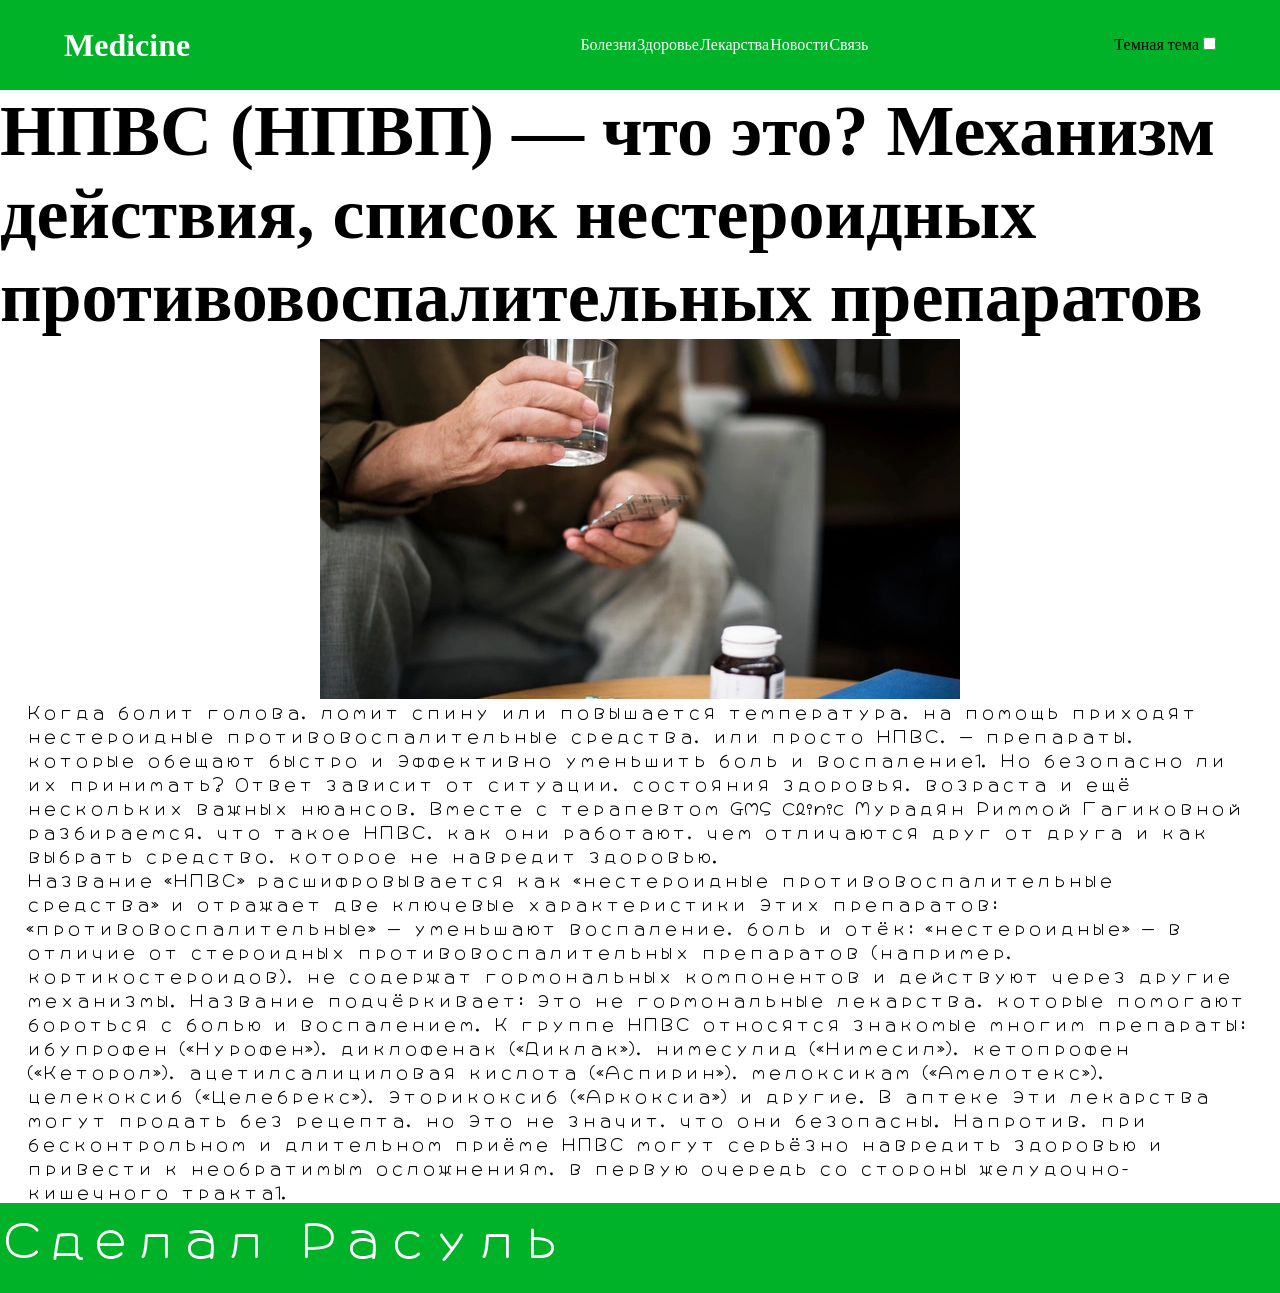
<file: news4.html>
<!DOCTYPE html>
<html lang="en">
<head>
    <style>
@import url('https://fonts.googleapis.com/css2?family=DotGothic16&family=Hachi+Maru+Pop&family=Pacifico&family=Rubik+Mono+One&family=Rubik+Spray+Paint&family=Stick&display=swap');
</style>
    <meta charset="UTF-8">
    <meta name="viewport" content="width=device-width, initial-scale=1.0">
    <title>Новость 4</title>
    <link rel="stylesheet" href="style.css">
</head>
<body>
    <header>
        <h1>Medicine</h1>
        <ul>
            <a href="bolezni.html"><li>Болезни</li></a>
            <a href="health.html"><li>Здоровье</li></a>
            <a href="medicines.html"><li>Лекарства</li></a>
            <a href="news.html"><li>Новости</li></a>
            <a href="feedback.html"><li>Связь</li></a>
        </ul>
        <div>
            <label for="theme">Темная тема</label>
            <input type="checkbox" id="theme" class="theme">
        </div>
        <div class="burger">
            <span></span>
            <span></span>
            <span></span>
        </div>
    </header>
    <main>
        <h2 class="h2black">НПВС (НПВП) — что это? Механизм действия, список нестероидных противовоспалительных препаратов</h2>
        <img src="news4png.png" alt="">
        <p class="pblack">Когда болит голова, ломит спину или повышается температура, на помощь приходят нестероидные противовоспалительные средства, или просто НПВС, — препараты, которые обещают быстро и эффективно уменьшить боль и воспаление1. Но безопасно ли их принимать? Ответ зависит от ситуации, состояния здоровья, возраста и ещё нескольких важных нюансов.

Вместе с терапевтом GMS Clinic Мурадян Риммой Гагиковной разбираемся, что такое НПВС, как они работают, чем отличаются друг от друга и как выбрать средство, которое не навредит здоровью.</p>
        <p class="pblack">Название «НПВС» расшифровывается как «нестероидные противовоспалительные средства» и отражает две ключевые характеристики этих препаратов: «противовоспалительные» — уменьшают воспаление, боль и отёк; «нестероидные» — в отличие от стероидных противовоспалительных препаратов (например, кортикостероидов), не содержат гормональных компонентов и действуют через другие механизмы. Название подчёркивает: это не гормональные лекарства, которые помогают бороться с болью и воспалением.

К группе НПВС относятся знакомые многим препараты: ибупрофен («Нурофен»), диклофенак («Диклак»), нимесулид («Нимесил»), кетопрофен («Кеторол»), ацетилсалициловая кислота («Аспирин»), мелоксикам («Амелотекс»), целекоксиб («Целебрекс»), эторикоксиб («Аркоксиа») и другие.

В аптеке эти лекарства могут продать без рецепта, но это не значит, что они безопасны. Напротив, при бесконтрольном и длительном приёме НПВС могут серьёзно навредить здоровью и привести к необратимым осложнениям, в первую очередь со стороны желудочно-кишечного тракта1.

</p>
    </main>
    <footer>
        <p>Сделал Расуль</p>
    </footer>
    <script src = "script.js"></script>
</body>
</html>
</file>
<file: style.css>
*{
    margin: 0;
}
@import url('https://fonts.googleapis.com/css2?family=DotGothic16&family=Hachi+Maru+Pop&family=Pacifico&family=Rubik+Mono+One&family=Rubik+Spray+Paint&family=Stick&display=swap');
.hachi-maru-pop-regular {
  font-family: "Hachi Maru Pop", cursive;
  font-weight: 400;
  font-style: normal;
}
.rubik-mono-one-regular {
  font-family: "RubikMonoOne", monospace;
  font-weight: 400;
  font-style: normal;
}
.dotgothic16-regular {
  font-family: "DotGothic16", sans-serif;
  font-weight: 400;
  font-style: normal;
}
.pacifico-regular {
  font-family: "Pacifico", cursive;
  font-weight: 400;
  font-style: normal;
}
.rubik-spray-paint-regular {
  font-family: "Rubik Spray Paint", system-ui;
  font-weight: 400;
  font-style: normal;
}
.stick-regular {
  font-family: "Stick", sans-serif;
  font-weight: 400;
  font-style: normal;
}
header{
    position: fixed;
    display: flex;
    justify-content: space-between;
    align-items: center;
    padding: 0 5%;
    background-color: #00B227;
    width: 90%;
    height: 10vh;
    top: 0;
    position: sticky;
}
h1{
    width: 20%;
    color: #FFFFFF;
    font-family: "RubikMonoOne";
}
ul{
    display: flex;
    justify-content: space-between;
    align-items: center;
    width: 25%;
}
li{
    color: #FFFFFF;
    list-style: none;
}
a{
    text-decoration: none;
}
footer{
    background-color: #00B227;
    width: 100%;
    height: 10vh;
    margin-top: auto;
    margin-bottom: 0%;
}
main{
    display: flex;
    flex-direction: column;
    justify-content: center;
    align-items: center;
}
p{
    color: #FFFFFF;
    font-family: "Hachi Maru Pop";
}
h2{
    color: #FFFFFF;
    font-family: "RubikMonoOne";
    font-size: 8vh;
}
iframe{
    margin: 5vh 0;
    height: 80vh;
}
h3{
    color: #FFFFFF;
    font-family: "RubikMonoOne";
    font-size: 6vh;
}
li:hover{
    color: blue;
}
footer>p{
    font-size: 5vh;
}
.aristotel{
    width: 30%;
    height: 60vh;
    border-radius: 2vh;
}
.AristotelArticle{
    width: 80%;
    padding: 5%;
    background-color: #57A4C8;
    border-radius: 5vh;
    margin: 5vh;
    display: flex;
    justify-content: space-around;
    align-items: center;
}
.AristotelArticleDiv>p{
    font-size: 10vh;
}
.LekarArticle{
    width: 80%;
    padding: 5%;
    background-color: #57A4C8;
    border-radius: 5vh;
    margin: 5vh;
    display: flex;
    justify-content: space-around;
    align-items: center;
}
.LekarArticleDiv>p{
    font-size: 10vh;
}
.Year{
    width: 90%;
    padding: 5%;
    height: 140vh;
    background-color: #E70707;
    margin: 5vh 0 0 0;
    display: flex;
    justify-content: space-around;
    align-items: center;
    flex-direction: column;
}
.Year>h2{
    font-size: 10vh;
}
.Year>p{
    font-size: 15vh;
}
.PosoxArticle{
    width: 80%;
    padding: 5%;
    background-color: #41E14E;
    border-radius: 5vh;
    margin: 5vh;
    display: flex;
    justify-content: space-around;
    align-items: center;
    flex-direction: column;
}
.Posox{
    width: 40vh;
    height: 40vh;
}
.GimnastikaArticle{
    width: 80%;
    padding: 5%;
    background-color: #41E14E;
    border-radius: 5vh;
    margin: 5vh;
    display: flex;
    justify-content: space-around;
    align-items: center;
    flex-direction: column;
    height: 170vh;
}
.GimnastikaDiv>h2{
    font-size: 10vh;
}
.GimnastikaDiv>p{
    font-size: 4vh;
}
.PloskoArtickle{
    width: 80%;
    padding: 5%;
    background-color: #41E14E;
    border-radius: 5vh;
    margin: 5vh;
    display: flex;
    justify-content: space-around;
    align-items: center;
    flex-direction: column;
    height: 170vh;
}
.bolezniArticle{
    width: 80%;
    padding: 5%;
    background-color: #A034A7;
    border-radius: 5vh;
    margin: 5vh;
    display: flex;
    justify-content: space-around;
    align-items: center;
    flex-direction: column;
    height: 40vh;
}
.bolezniOl{
    display: flex;
    flex-direction: column;
}
.PloskoUl{
    display: flex;
    flex-direction: column;
    align-content: space-between;
}
.MedicinesArticle{
    width: 80%;
    padding: 5%;
    background-color: #6B6DE7;
    border-radius: 5vh;
    margin: 5vh;
    display: flex;
    justify-content: space-around;
    align-items: center;
    flex-direction: column;
    height: 40vh;
}
.MedicinesWarning{
    width: 100%;
    padding: 5%;
    background-color: #ED0000;
    border-radius: 5vh;
    margin: 5vh;
    display: flex;
    justify-content: space-around;
    align-items: center;
    flex-direction: column;
    height: 40vh;
}
.NewsGrid{
    width: 90%;
    padding: 5vh;
    background-color: #2600FF;
    margin: 5vh;
    display: grid;
    grid-template-areas: "news1 news2"
                         "news1 news3"                                
                         "news1 news4"
    ;
    height: 100vh;
}
.newsaa1{
    grid-area: news1;
    margin-right: 2vh;
    background-color: white;
}
.newsaa2{
    grid-area: news2;
    background-color: white;
}
.newsaa3{
    grid-area: news3;
    background-color: white;
    margin-top: 2vh;
}
.newsaa4{
    grid-area: news4;
    background-color: white;
    margin-top: 2vh;
}
.newsimg1{
    width: 85vh;
    height: 60vh;
}
.newsimg2{
    width: 75vh;
    height: 20vh;
}
.newsimg3{
    width: 75vh;
    height: 20vh;
}
.newsimg4{
    width: 75vh;
    height: 20vh;
}
.newsa1>p{
    color:black
}
.newsa2>p{
    color:black
}
.newsa3>p{
    color:black
}
.newsa4>p{
    color:black
}
.newsheader{
    display: flex;
    justify-content: space-between;
    align-items: center;
    padding: 0 5%;
    background-color: #00B227;
    width: 90%;
    height: 10vh;
    top: 0; 
}
.h2black{
    color: black;
}
.pblack{
    color: black;
    margin: 0 2vw;
}
.newsmain{
    width: 100%;
    display: flex;
    flex-direction: column;
    justify-content: center;
    align-content: space-between;
}
.feedback{
    display:flex;
    background-color: #79C8B8;
    width: 90%;
    height: 90vh;
    margin: 5vh;
    flex-direction: column;
    /* justify-content: center;
    align-content: space-around; */
    align-items: center;
}
.feedbackForm{
    display: flex;
    flex-direction: column;
    justify-content: center;
    align-content: center;
    gap: 50px;
}
.input1{
    height: 5vh;
    width: 80vh;
}
.input2{
    height: 25vh;
    width: 80vh;
}
.feedbackButton{
    width: 15vh;
    height: 6vh;
    align-self: center;
    border-radius: 15%;
}
.boleznip{
    font-size: 3vh;
}
.boleznili{
    font-size: 3vh;
    font-family: "Hachi Maru Pop";
}
.healthli{
    font-family: "Hachi Maru Pop";
    font-size: 2vh;
}
/* адаптация */
@media (max-width:768px){
    .burger{
        display: flex;
    }
    .Lekar{
        width:35%;
        height:35%;
    }
    .AristotelArticleDiv>p{
        font-size: 2vh;
    }
    .aristotel{
        width:35%;
        height:35%;
    }
    .LekarArticleDiv>p{
        font-size: 2vh;
    }
    p{
        font-size: 2vh;
    }
    .Year>p{
        font-size: 2vh;
    }
    .NewsGrid{
        width: auto;
        height: auto;
    }
    .newsaa2{
        width: 47%;
    }
    .newsaa3{
        width: 47%;
    }
    .newsaa4{
        width: 47%;
    }
    .newsa2{
        width: 10%;
    }
    .newsa3{
        width: 10%;
    }
    .newsa4{
        width: 10%;
    }
    ul.show{
        display: flex;
        flex-direction: column;
    }
    .input1{
        width: auto;
    }
    .input2{
        width: auto;
    }
    .bolezniArticle{
        height: auto;
    }
    .MedicinesArticle{
        height: auto;
    }
    ul{
        width: auto;
    }
    .newsimg2{
        width: auto;
    }
    .newsa3{
        width: 10%;
    }
    .newsa4{
        width: 10%;
    }
}
@media (max-width:548px){
    .burger{
        display: flex;
    }
    .Lekar{
        width:35%;
        height:35%;
    }
    .AristotelArticleDiv>p{
        font-size: 2vh;
    }
    .aristotel{
        width:35%;
        height:35%;
    }
    .LekarArticleDiv>p{
        font-size: 2vh;
    }
    p{
        font-size: 2vh;
    }
    .Year>p{
        font-size: 2vh;
    }
    .NewsGrid{
        width: auto;
        height: auto;
    }
    .newsaa2{
        width: 47%;
    }
    .newsaa3{
        width: 47%;
    }
    .newsaa4{
        width: 47%;
    }
    .newsa2{
        width: 10%;
    }
    .newsa3{
        width: 10%;
    }
    .newsa4{
        width: 10%;
    }
    ul.show{
        display: flex;
        flex-direction: column;
    }
    .input1{
        width: auto;
    }
    .input2{
        width: auto;
    }
    .bolezniArticle{
        height: auto;
    }
    .MedicinesArticle{
        height: auto;
    }
    ul{
        width: auto;
    }
    .newsimg2{
        width: auto;
    }
    .newsimg3{
        width: auto;
    }
    .newsimg4{
        width: auto;
    }
}
.burger{
    display:none;
    flex-direction: column;
    width: 30px;
    height: 22px;
    justify-content: space-around;
    cursor: pointer;
}
.burger span{
    background-color: black;
    height: 4px;
}
.burger.active span:nth-child(1){
    transform: rotate(45deg);
}
.burger.active span:nth-child(2){
    display:none;
}
.burger.active span:nth-child(3){
     transform: rotate(-45deg);
}
</file>
